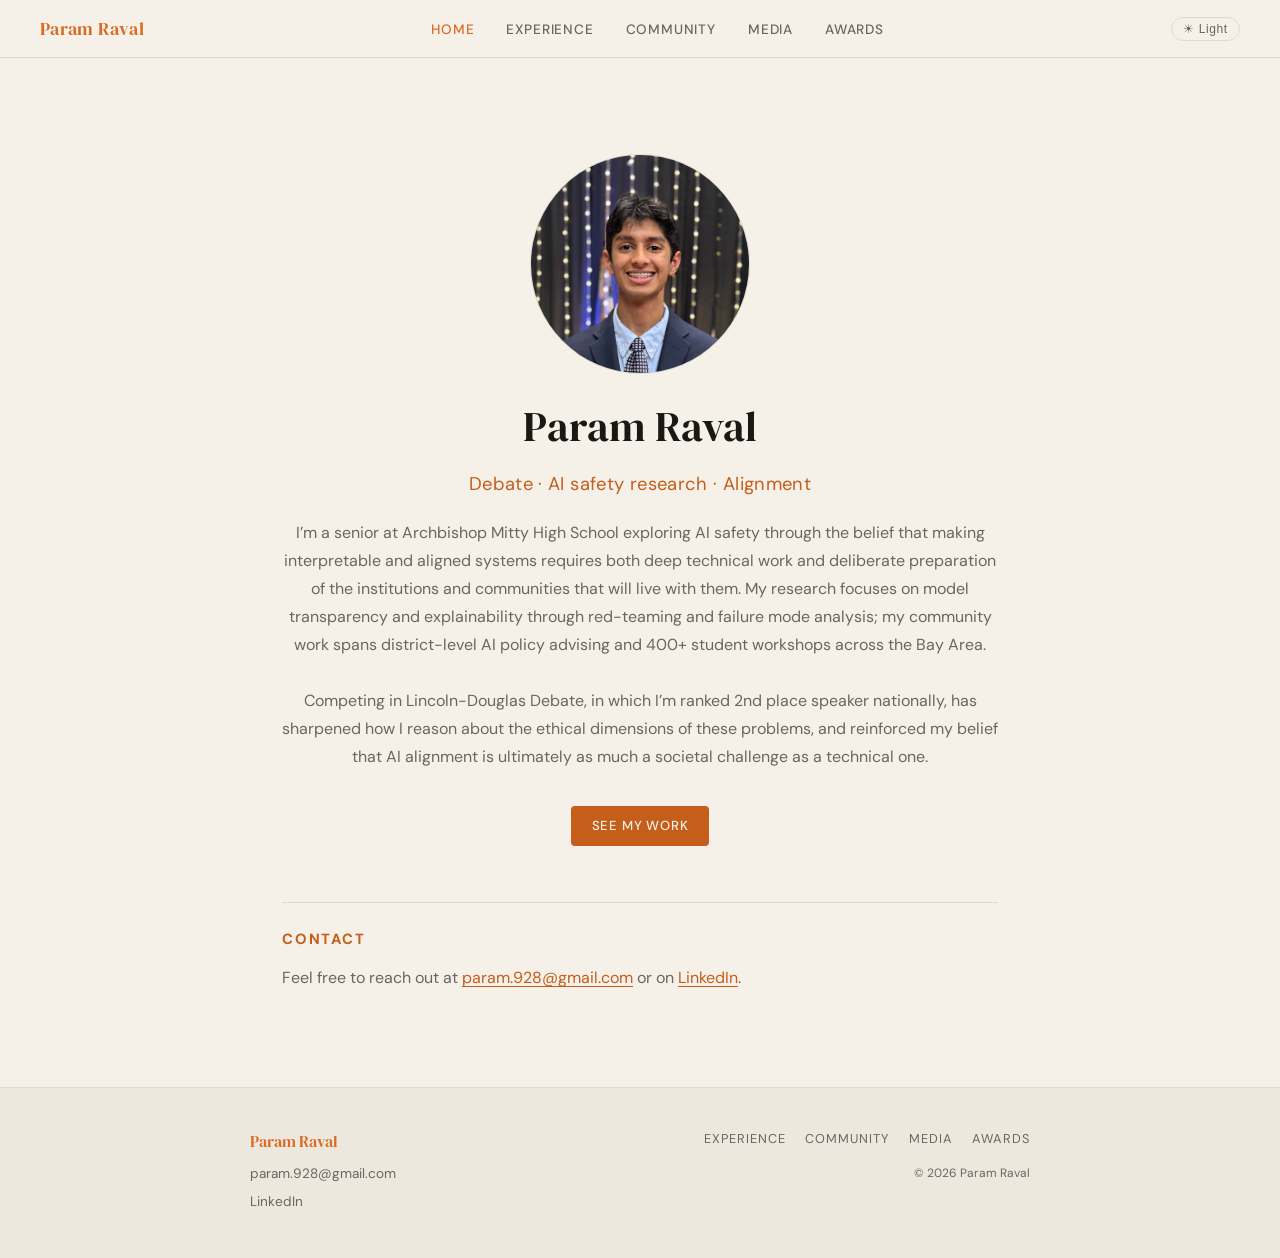
<file: index.html>
<!DOCTYPE html>
<html lang="en">
<head>
  <meta charset="UTF-8" />
  <meta name="viewport" content="width=device-width, initial-scale=1.0" />
  <title>Param Raval</title>
  <link rel="stylesheet" href="style.css" />
  <script>if(localStorage.getItem("theme")==="dark")document.documentElement.setAttribute("data-theme","dark");</script>
  <style>
    .hero-inner { padding: 2rem 0 2rem; text-align: center; }
    .hero-portrait {
      width: 220px; height: 220px;
      object-fit: cover; object-position: center top;
      border-radius: 50%;
      border: 1px solid var(--border);
      display: block; margin: 0 auto 1.1rem;
    }
    .hero-name {
      font-family: 'DM Serif Display', serif;
      font-size: clamp(1.8rem, 4vw, 2.6rem);
      color: var(--text); margin-bottom: 0.4rem;
    }
    .hero-tagline {
      font-size: 1.15rem; color: var(--accent);
      letter-spacing: 0.02em; margin-bottom: 1.2rem;
      text-shadow: 0 0 18px var(--accent-glow);
    }
    .hero-body-text {
      font-size: 1rem; line-height: 1.75;
      color: var(--muted); max-width: 100%; margin: 0 auto 1.5rem;
    }
    @media (max-width: 640px) {
      .hero-inner { padding: 1.2rem 0 1.5rem; }
      .hero-portrait { width: 150px; height: 150px; }
    }
  </style>
</head>
<body>

<nav>
  <a class="nav-logo" href="index.html">Param Raval</a>
  <ul class="nav-links">
    <li><a href="index.html" class="active">Home</a></li>
    <li><a href="experience.html">Experience</a></li>
    <li><a href="community.html">Community</a></li>
    <li><a href="features.html">Media</a></li>
    <li><a href="awards.html">Awards</a></li>
  </ul>
  <button class="theme-toggle" onclick="toggleTheme()" aria-label="Toggle theme">
    <span class="toggle-sun">☀ Light</span>
    <span class="toggle-moon">◑ Dark</span>
  </button>
</nav>

<main>

  <section class="hero-inner">
    <img src="param-portrait.png" alt="Param Raval" class="hero-portrait" />
    <div class="hero-name">Param Raval</div>
    <div class="hero-tagline">Debate &middot; AI safety research &middot; Alignment</div>
    <p class="hero-body-text">I’m a senior at Archbishop Mitty High School exploring AI safety through the belief that making interpretable and aligned systems requires both deep technical work and deliberate preparation of the institutions and communities that will live with them. My research focuses on model transparency and explainability through red-teaming and failure mode analysis; my community work spans district-level AI policy advising and 400+ student workshops across the Bay Area. <br></br>Competing in Lincoln-Douglas Debate, in which I’m ranked 2nd place speaker nationally,  has sharpened how I reason about the ethical dimensions of these problems, and reinforced my belief that AI alignment is ultimately as much a societal challenge as a technical one.</p>
    <div class="hero-links" style="justify-content:center;">
      <a class="btn btn-primary" href="experience.html">See my work</a>
    </div>
  </section>
 
  <hr class="divider" />
  <div class="section-label">Contact</div>
  <p>Feel free to reach out at <a href="mailto:param.928@gmail.com">param.928@gmail.com</a> or on <a href="https://www.linkedin.com/in/ravalparam/" target="_blank">LinkedIn</a>.</p>

</main>

<footer>
  <div class="footer-inner">
    <div>
      <div class="footer-name">Param Raval</div>
      <div class="footer-contact">
        <a href="mailto:param.928@gmail.com">param.928@gmail.com</a>
        <a href="https://www.linkedin.com/in/ravalparam/" target="_blank">LinkedIn</a>
      </div>
    </div>
    <div class="footer-right">
      <div class="social-links">
        <a href="experience.html">Experience</a>
        <a href="community.html">Community</a>
        <a href="features.html">Media</a>
        <a href="awards.html">Awards</a>
      </div>
      <div class="footer-copy">© 2026 Param Raval</div>
    </div>
  </div>
</footer>

<script>
  (function(){
    if(localStorage.getItem("theme")==="dark") document.documentElement.setAttribute("data-theme","dark");
  })();
  function toggleTheme(){
    var d=document.documentElement;
    var isDark=d.getAttribute("data-theme")==="dark";
    d.setAttribute("data-theme", isDark ? "light" : "dark");
    localStorage.setItem("theme", isDark ? "light" : "dark");
  }
</script>
</body>
</html>
</file>
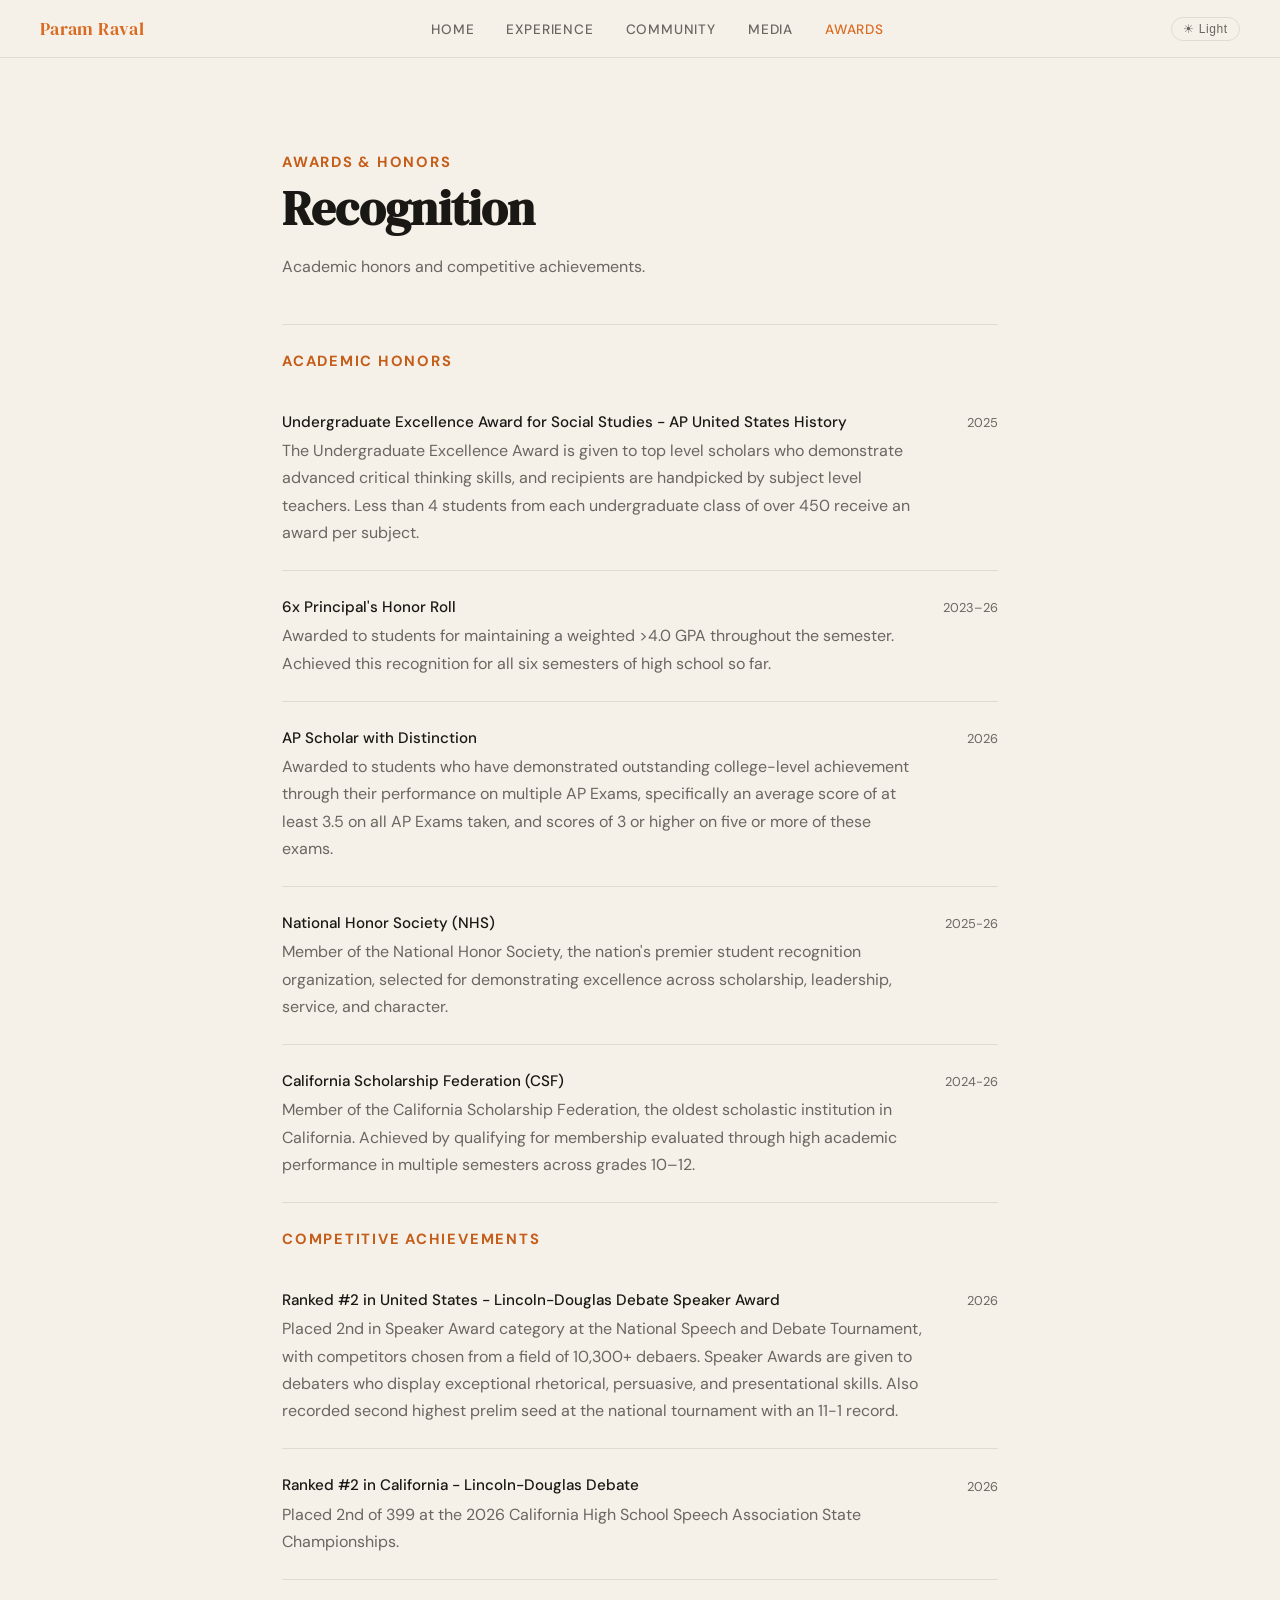
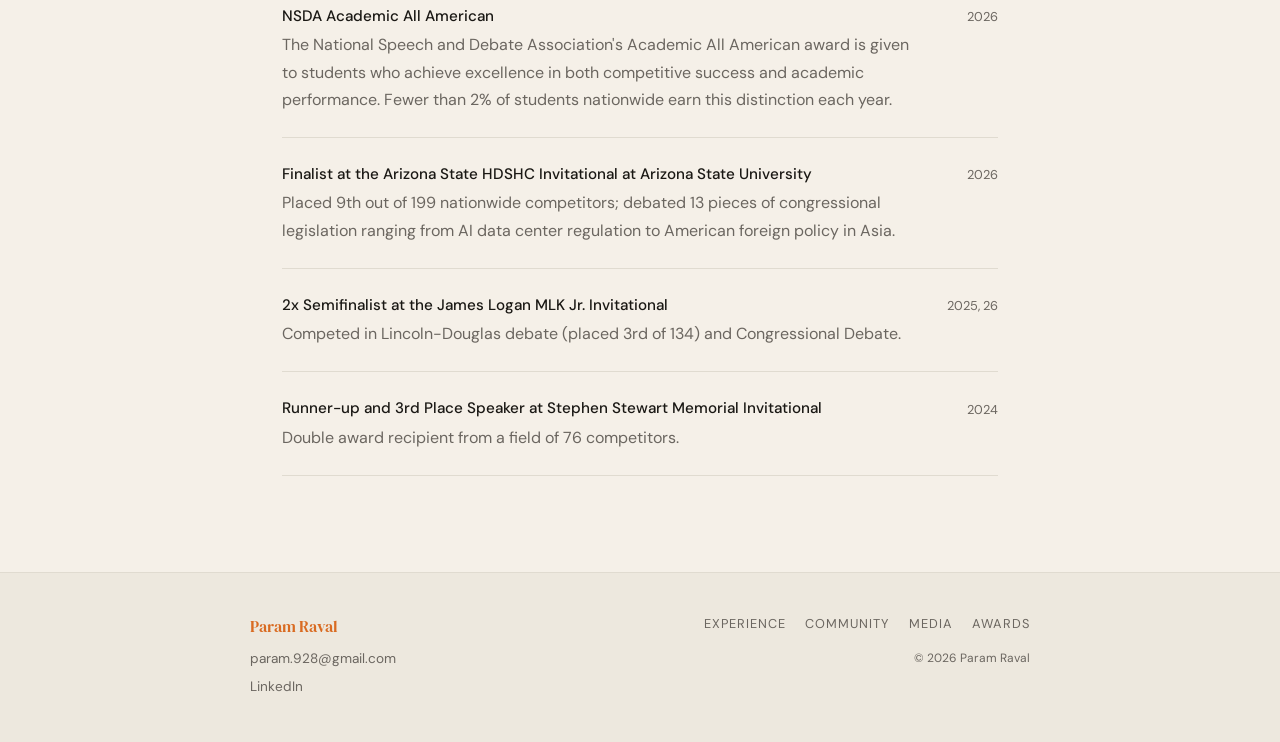
<file: awards.html>
<!DOCTYPE html>
<html lang="en">
<head>
  <meta charset="UTF-8" />
  <meta name="viewport" content="width=device-width, initial-scale=1.0" />
  <title>Awards — Param Raval</title>
  <link rel="stylesheet" href="style.css" />
  <script>if(localStorage.getItem("theme")==="dark")document.documentElement.setAttribute("data-theme","dark");</script>
</head>
<body>

<nav>
  <a class="nav-logo" href="index.html">Param Raval</a>
  <ul class="nav-links">
    <li><a href="index.html">Home</a></li>
    <li><a href="experience.html">Experience</a></li>
    <li><a href="community.html">Community</a></li>
    <li><a href="features.html">Media</a></li>
    <li><a href="awards.html" class="active">Awards</a></li>
  </ul>
  <button class="theme-toggle" onclick="toggleTheme()" aria-label="Toggle theme">
    <span class="toggle-sun">☀ Light</span>
    <span class="toggle-moon">◑ Dark</span>
  </button>
</nav>

<main>

  <div class="page-header">
    <div class="section-label">Awards & Honors</div>
    <h1>Recognition</h1>
    <p>Academic honors and competitive achievements.</p>
  </div>

  <hr class="divider" />
  <div class="section-label">Academic Honors</div>

  <div class="award-entry">
    <div class="entry-body">
      <h3>Undergraduate Excellence Award for Social Studies - AP United States History</h3>
      <p>The Undergraduate Excellence Award is given to top level scholars who demonstrate advanced critical thinking skills, and recipients are handpicked by subject level teachers. Less than 4 students from each undergraduate class of over 450 receive an award per subject.</p>
    </div>
    <div class="award-year">2025</div>
  </div>

  <div class="award-entry">
    <div class="entry-body">
      <h3>6x Principal's Honor Roll</h3>
      <p>Awarded to students for maintaining a weighted >4.0 GPA throughout the semester. Achieved this recognition for all six semesters of high school so far.</p>
    </div>
    <div class="award-year">2023–26</div>
  </div>

  <div class="award-entry">
    <div class="entry-body">
      <h3>AP Scholar with Distinction</h3>
      <p>Awarded to students who have demonstrated outstanding college-level achievement through their performance on multiple AP Exams, specifically an average score of at least 3.5 on all AP Exams taken, and scores of 3 or higher on five or more of these exams.</p>
    </div>
    <div class="award-year">2026</div>
  </div>

  <div class="award-entry">
    <div class="entry-body">
      <h3>National Honor Society (NHS)</h3>
      <p>Member of the National Honor Society, the nation's premier student recognition organization, selected for demonstrating excellence across scholarship, leadership, service, and character.</p>
    </div>
    <div class="award-year">2025-26</div>
  </div>

  <div class="award-entry">
    <div class="entry-body">
      <h3>California Scholarship Federation (CSF)</h3>
      <p>Member of the California Scholarship Federation, the oldest scholastic institution in California. Achieved by qualifying for membership evaluated through high academic performance in multiple semesters across grades 10–12.</p>
    </div>
    <div class="award-year">2024-26</div>
  </div>

  <div class="section-label">Competitive Achievements</div>

  <div class="award-entry">
    <div class="entry-body">
      <h3>Ranked #2 in United States - Lincoln-Douglas Debate Speaker Award</h3>
      <p>Placed 2nd in Speaker Award category at the National Speech and Debate Tournament, with competitors chosen from a field of 10,300+ debaers. Speaker Awards are given to debaters who display exceptional rhetorical, persuasive, and presentational skills. Also recorded second highest prelim seed at the national tournament with an 11-1 record.</p>
    </div>
    <div class="award-year">2026</div>
  </div>

  <div class="award-entry">
    <div class="entry-body">
      <h3>Ranked #2 in California - Lincoln-Douglas Debate</h3>
      <p>Placed 2nd of 399 at the 2026 California High School Speech Association State Championships.</p>
    </div>
    <div class="award-year">2026</div>
  </div>

  <div class="award-entry">
    <div class="entry-body">
      <h3>NSDA Academic All American</h3>
      <p>The National Speech and Debate Association's Academic All American award is given to students who achieve excellence in both competitive success and academic performance. Fewer than 2% of students nationwide earn this distinction each year.</p>
    </div>
    <div class="award-year">2026</div>
  </div>

  <div class="award-entry">
    <div class="entry-body">
      <h3>Finalist at the Arizona State HDSHC Invitational at Arizona State University</h3>
      <p>Placed 9th out of 199 nationwide competitors; debated 13 pieces of congressional legislation ranging from AI data center regulation to American foreign policy in Asia.</p>
    </div>
    <div class="award-year">2026</div>
  </div>

  <div class="award-entry">
    <div class="entry-body">
      <h3>2x Semifinalist at the James Logan MLK Jr. Invitational</h3>
      <p>Competed in Lincoln-Douglas debate (placed 3rd of 134) and Congressional Debate.</p>
    </div>
    <div class="award-year">2025, 26</div>
  </div>

  <div class="award-entry">
    <div class="entry-body">
      <h3>Runner-up and 3rd Place Speaker at Stephen Stewart Memorial Invitational</h3>
      <p>Double award recipient from a field of 76 competitors.</p>
    </div>
    <div class="award-year">2024</div>
  </div>

</main>

<footer>
  <div class="footer-inner">
    <div>
      <div class="footer-name">Param Raval</div>
      <div class="footer-contact">
        <a href="mailto:param.928@gmail.com">param.928@gmail.com</a>
        <a href="https://www.linkedin.com/in/ravalparam/" target="_blank">LinkedIn</a>
      </div>
    </div>
    <div class="footer-right">
      <div class="social-links">
        <a href="experience.html">Experience</a>
        <a href="community.html">Community</a>
        <a href="features.html">Media</a>
        <a href="awards.html">Awards</a>
      </div>
      <div class="footer-copy">© 2026 Param Raval</div>
    </div>
  </div>
</footer>

<script>
  (function(){
    if(localStorage.getItem("theme")==="dark") document.documentElement.setAttribute("data-theme","dark");
  })();
  function toggleTheme(){
    var d=document.documentElement;
    var isDark=d.getAttribute("data-theme")==="dark";
    d.setAttribute("data-theme", isDark ? "light" : "dark");
    localStorage.setItem("theme", isDark ? "light" : "dark");
  }
</script>
<script src="gallery.js"></script>
</body>
</html>
</file>
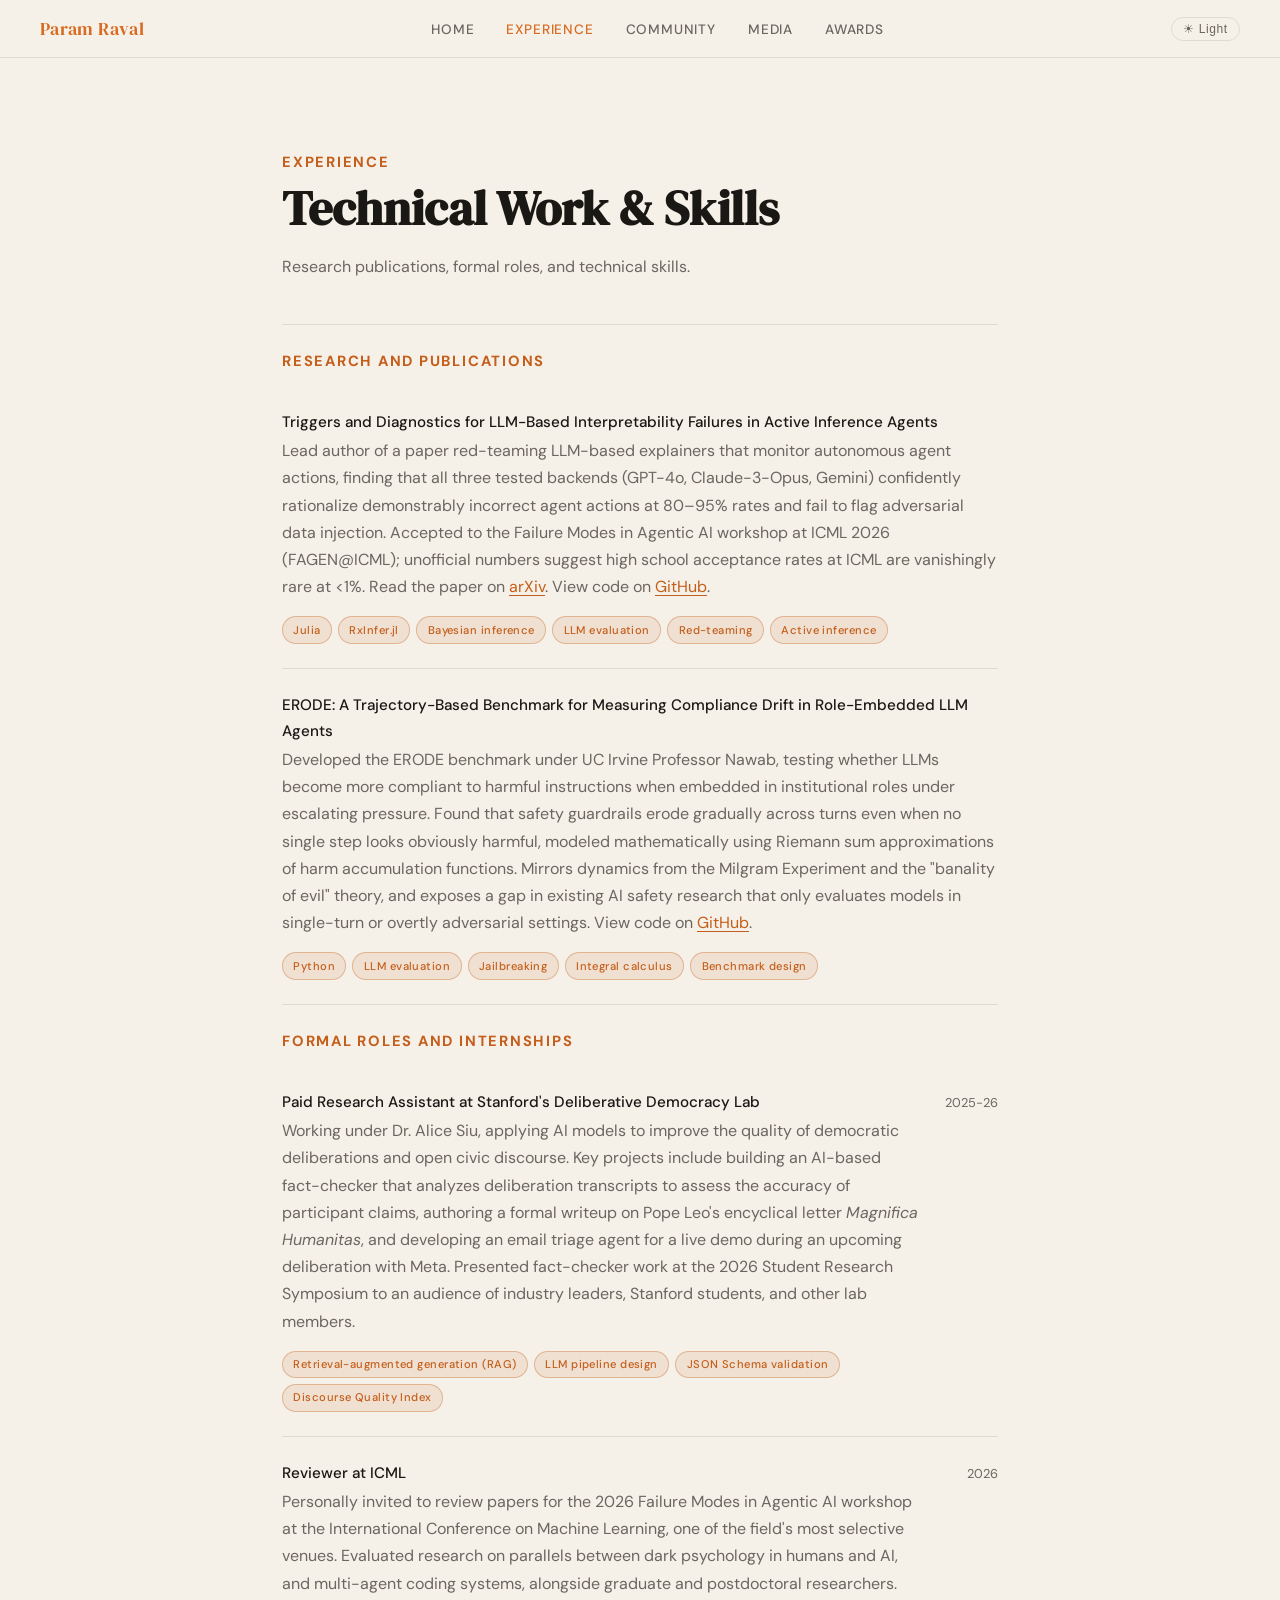
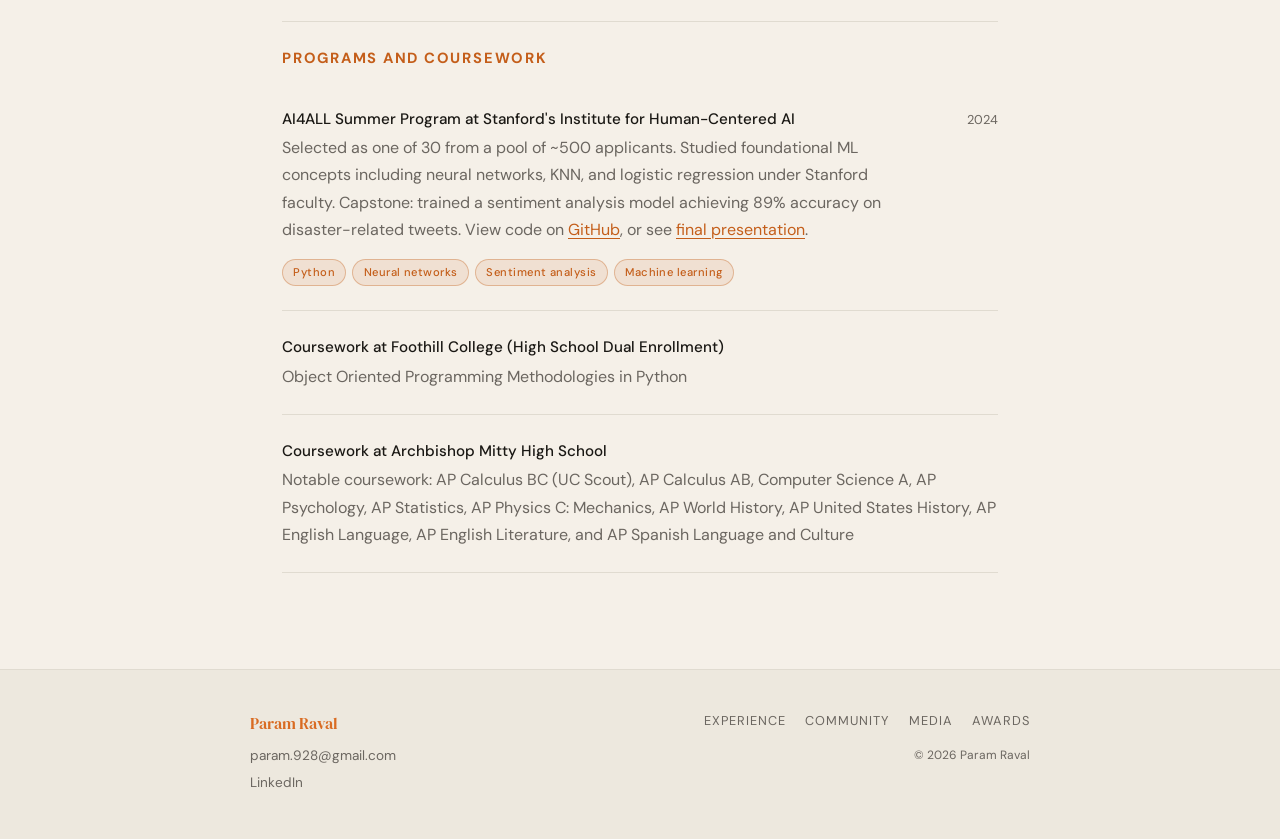
<file: experience.html>
<!DOCTYPE html>
<html lang="en">
<head>
  <meta charset="UTF-8" />
  <meta name="viewport" content="width=device-width, initial-scale=1.0" />
  <title>Experience — Param Raval</title>
  <link rel="stylesheet" href="style.css" />
  <script>if(localStorage.getItem("theme")==="dark")document.documentElement.setAttribute("data-theme","dark");</script>
</head>
<body>

<nav>
  <a class="nav-logo" href="index.html">Param Raval</a>
  <ul class="nav-links">
    <li><a href="index.html">Home</a></li>
    <li><a href="experience.html" class="active">Experience</a></li>
    <li><a href="community.html">Community</a></li>
    <li><a href="features.html">Media</a></li>
    <li><a href="awards.html">Awards</a></li>
  </ul>
  <button class="theme-toggle" onclick="toggleTheme()" aria-label="Toggle theme">
    <span class="toggle-sun">☀ Light</span>
    <span class="toggle-moon">◑ Dark</span>
  </button>
</nav>

<main>

  <div class="page-header">
    <div class="section-label">Experience</div>
    <h1>Technical Work & Skills</h1>
    <p>Research publications, formal roles, and technical skills.</p>
  </div>

  <hr class="divider" />
  <div class="section-label">Research and Publications</div>

  <div class="award-entry">
    <div class="entry-body">
      <h3>Triggers and Diagnostics for LLM-Based Interpretability Failures in Active Inference Agents</h3>
      <p>Lead author of a paper red-teaming LLM-based explainers that monitor autonomous agent actions, finding that all three tested backends (GPT-4o, Claude-3-Opus, Gemini) confidently rationalize demonstrably incorrect agent actions at 80–95% rates and fail to flag adversarial data injection. Accepted to the Failure Modes in Agentic AI workshop at ICML 2026 (FAGEN@ICML); unofficial numbers suggest high school acceptance rates at ICML are vanishingly rare at &lt;1%. Read the paper on <a href="https://arxiv.org/pdf/2609.23215" target="_blank">arXiv</a>. View code on <a href="https://github.com/varchanaiyer/actinf-energy-metrics" target="_blank">GitHub</a>.</p>
      <div class="skill-tags">
        <span class="skill-tag">Julia</span>
        <span class="skill-tag">RxInfer.jl</span>
        <span class="skill-tag">Bayesian inference</span>
        <span class="skill-tag">LLM evaluation</span>
        <span class="skill-tag">Red-teaming</span>
        <span class="skill-tag">Active inference</span>
      </div>
    </div>
  </div>

  <div class="award-entry">
    <div class="entry-body">
      <h3>ERODE: A Trajectory-Based Benchmark for Measuring Compliance Drift in Role-Embedded LLM Agents</h3>
      <p>Developed the ERODE benchmark under UC Irvine Professor Nawab, testing whether LLMs become more compliant to harmful instructions when embedded in institutional roles under escalating pressure. Found that safety guardrails erode gradually across turns even when no single step looks obviously harmful, modeled mathematically using Riemann sum approximations of harm accumulation functions. Mirrors dynamics from the Milgram Experiment and the "banality of evil" theory, and exposes a gap in existing AI safety research that only evaluates models in single-turn or overtly adversarial settings. View code on <a href="https://github.com/pear928/ERODE" target="_blank">GitHub</a>.</p>
      <div class="skill-tags">
        <span class="skill-tag">Python</span>
        <span class="skill-tag">LLM evaluation</span>
        <span class="skill-tag">Jailbreaking</span>
        <span class="skill-tag">Integral calculus</span>
        <span class="skill-tag">Benchmark design</span>
      </div>
    </div>
  </div>

  <hr class="divider" />
  <div class="section-label">Formal Roles and Internships</div>

  <div class="award-entry">
    <div class="entry-body">
      <h3>Paid Research Assistant at Stanford's Deliberative Democracy Lab</h3>
      <p>Working under Dr. Alice Siu, applying AI models to improve the quality of democratic deliberations and open civic discourse. Key projects include building an AI-based fact-checker that analyzes deliberation transcripts to assess the accuracy of participant claims, authoring a formal writeup on Pope Leo's encyclical letter <i>Magnifica Humanitas</i>, and developing an email triage agent for a live demo during an upcoming deliberation with Meta. Presented fact-checker work at the 2026 Student Research Symposium to an audience of industry leaders, Stanford students, and other lab members.</p>
      <div class="skill-tags">
        <span class="skill-tag">Retrieval-augmented generation (RAG)</span>
        <span class="skill-tag">LLM pipeline design</span>
        <span class="skill-tag">JSON Schema validation</span>
        <span class="skill-tag">Discourse Quality Index</span>
      </div>
    </div>
    <div class="award-year">2025-26</div>
  </div>

  <div class="award-entry">
    <div class="entry-body">
      <h3>Reviewer at ICML</h3>
      <p>Personally invited to review papers for the 2026 Failure Modes in Agentic AI workshop at the International Conference on Machine Learning, one of the field's most selective venues. Evaluated research on parallels between dark psychology in humans and AI, and multi-agent coding systems, alongside graduate and postdoctoral researchers.</p>
    </div>
    <div class="award-year">2026</div>
  </div>

  <hr class="divider" />
  <div class="section-label">Programs and Coursework</div>

  <div class="award-entry">
    <div class="entry-body">
      <h3>AI4ALL Summer Program at Stanford's Institute for Human-Centered AI</h3>
      <p>Selected as one of 30 from a pool of ~500 applicants. Studied foundational ML concepts including neural networks, KNN, and logistic regression under Stanford faculty. Capstone: trained a sentiment analysis model achieving 89% accuracy on disaster-related tweets. View code on <a href="https://github.com/Abdullah-Al-Jaberi/AI4ALL-Presentation/tree/main" target="_blank">GitHub</a>, or see <a href="https://docs.google.com/presentation/d/12cH3uk4df6RyqwJOri4g8NqvuPAtJ61I2uJptdwDRQk/edit?usp=sharing" target="_blank">final presentation</a>.</p>
      <div class="skill-tags">
        <span class="skill-tag">Python</span>
        <span class="skill-tag">Neural networks</span>
        <span class="skill-tag">Sentiment analysis</span>
        <span class="skill-tag">Machine learning</span>
      </div>
    </div>
    <div class="award-year">2024</div>
  </div>

  <div class="award-entry">
    <div class="entry-body">
      <h3>Coursework at Foothill College (High School Dual Enrollment)</h3>
      <p>Object Oriented Programming Methodologies in Python</p>
    </div>
  </div>

  <div class="award-entry">
    <div class="entry-body">
      <h3>Coursework at Archbishop Mitty High School</h3>
      <p>Notable coursework: AP Calculus BC (UC Scout), AP Calculus AB, Computer Science A, AP Psychology, AP Statistics, AP Physics C: Mechanics, AP World History, AP United States History, AP English Language, AP English Literature, and AP Spanish Language and Culture</p>
    </div>
  </div>

</main>

<footer>
  <div class="footer-inner">
    <div>
      <div class="footer-name">Param Raval</div>
      <div class="footer-contact">
        <a href="mailto:param.928@gmail.com">param.928@gmail.com</a>
        <a href="https://www.linkedin.com/in/ravalparam" target="_blank">LinkedIn</a>
      </div>
    </div>
    <div class="footer-right">
      <div class="social-links">
        <a href="experience.html">Experience</a>
        <a href="community.html">Community</a>
        <a href="features.html">Media</a>
        <a href="awards.html">Awards</a>
      </div>
      <div class="footer-copy">© 2026 Param Raval</div>
    </div>
  </div>
</footer>

<script>
  (function(){
    if(localStorage.getItem("theme")==="dark") document.documentElement.setAttribute("data-theme","dark");
  })();
  function toggleTheme(){
    var d=document.documentElement;
    var isDark=d.getAttribute("data-theme")==="dark";
    d.setAttribute("data-theme", isDark ? "light" : "dark");
    localStorage.setItem("theme", isDark ? "light" : "dark");
  }
</script>
</body>
</html>
</file>
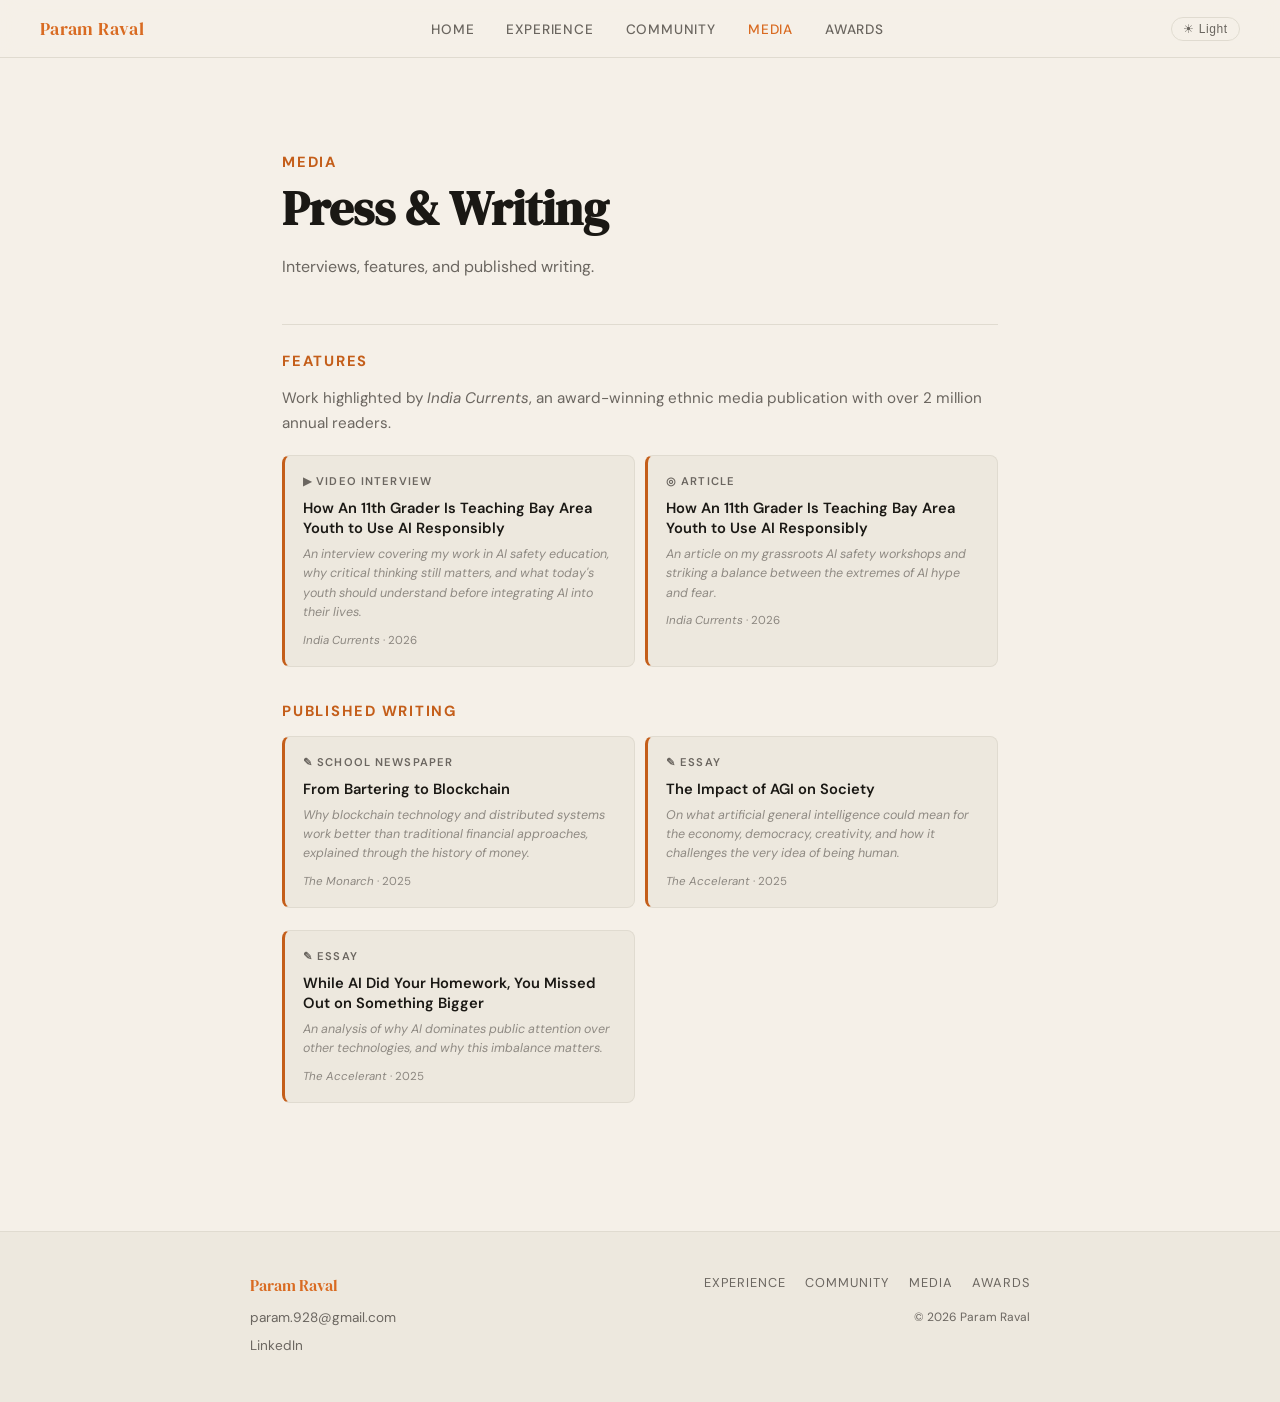
<file: features.html>
<!DOCTYPE html>
<html lang="en">
<head>
  <meta charset="UTF-8" />
  <meta name="viewport" content="width=device-width, initial-scale=1.0" />
  <title>Media — Param Raval</title>
  <link rel="stylesheet" href="style.css" />
  <script>if(localStorage.getItem("theme")==="dark")document.documentElement.setAttribute("data-theme","dark");</script>
</head>
<body>

<nav>
  <a class="nav-logo" href="index.html">Param Raval</a>
  <ul class="nav-links">
    <li><a href="index.html">Home</a></li>
    <li><a href="experience.html">Experience</a></li>
    <li><a href="community.html">Community</a></li>
    <li><a href="features.html" class="active">Media</a></li>
    <li><a href="awards.html">Awards</a></li>
  </ul>
  <button class="theme-toggle" onclick="toggleTheme()" aria-label="Toggle theme">
    <span class="toggle-sun">☀ Light</span>
    <span class="toggle-moon">◑ Dark</span>
  </button>
</nav>

<main>

  <div class="page-header">
    <div class="section-label">Media</div>
    <h1>Press & Writing</h1>
    <p>Interviews, features, and published writing.</p>
  </div>

  <hr class="divider" />
  <div class="section-label">Features</div>
  <p style="margin: 0.6rem 0 1.2rem; color: var(--muted); font-size: 0.95rem; line-height: 1.65;">Work highlighted by <I>India Currents</I>, an award-winning ethnic media publication with over 2 million annual readers.</p>

  <div class="media-grid">

    <a class="media-card-link type-video" href="https://www.youtube.com/watch?v=wk47VAgo2yc" target="_blank">
      <div class="media-card-type">▶ Video interview</div>
      <div class="media-card-title"><em>How An 11th Grader Is Teaching Bay Area Youth to Use AI Responsibly</em></div>
      <div class="media-card-desc">An interview covering my work in AI safety education, why critical thinking still matters, and what today's youth should understand before integrating AI into their lives.</div>
      <div class="media-card-outlet"><i>India Currents</i> · 2026</div>
    </a>

    <a class="media-card-link type-press" href="https://indiacurrents.com/how-param-raval-is-teaching-bay-area-youth-to-use-ai-responsibly/" target="_blank">
      <div class="media-card-type">◎ Article</div>
      <div class="media-card-title"><em>How An 11th Grader Is Teaching Bay Area Youth to Use AI Responsibly</em></div>
      <div class="media-card-desc">An article on my grassroots AI safety workshops and striking a balance between the extremes of AI hype and fear.</div>
      <div class="media-card-outlet"><i>India Currents</i> · 2026</div>
    </a>

  </div>

  <div class="section-label">Published Writing</div>

  <div class="media-grid">

    <a class="media-card-link type-writing" href="https://amhsnews.org/13746/science-technology/from-bartering-to-blockchain/" target="_blank">
      <div class="media-card-type">✎ School newspaper</div>
      <div class="media-card-title"><em>From Bartering to Blockchain</em></div>
      <div class="media-card-desc">Why blockchain technology and distributed systems work better than traditional financial approaches, explained through the history of money.</div>
      <div class="media-card-outlet"><i>The Monarch</i> · 2025</div>
    </a>

    <a class="media-card-link type-writing" href="https://paramraval.substack.com/p/the-impact-of-agi-on-society" target="_blank">
      <div class="media-card-type">✎ Essay</div>
      <div class="media-card-title"><em>The Impact of AGI on Society</em></div>
      <div class="media-card-desc">On what artificial general intelligence could mean for the economy, democracy, creativity, and how it challenges the very idea of being human.</div>
      <div class="media-card-outlet"><i>The Accelerant</i> · 2025</div>
    </a>

    <a class="media-card-link type-writing" href="https://paramraval.substack.com/p/while-ai-did-your-homework-you-missed" target="_blank">
      <div class="media-card-type">✎ Essay</div>
      <div class="media-card-title"><em>While AI Did Your Homework, You Missed Out on Something Bigger</em></div>
      <div class="media-card-desc">An analysis of why AI dominates public attention over other technologies, and why this imbalance matters.</div>
      <div class="media-card-outlet"><i>The Accelerant</i> · 2025</div>
    </a>

  </div>

</main>

<footer>
  <div class="footer-inner">
    <div>
      <div class="footer-name">Param Raval</div>
      <div class="footer-contact">
        <a href="mailto:param.928@gmail.com">param.928@gmail.com</a>
        <a href="https://www.linkedin.com/in/ravalparam/" target="_blank">LinkedIn</a>
      </div>
    </div>
    <div class="footer-right">
      <div class="social-links">
        <a href="experience.html">Experience</a>
        <a href="community.html">Community</a>
        <a href="features.html">Media</a>
        <a href="awards.html">Awards</a>
      </div>
      <div class="footer-copy">© 2026 Param Raval</div>
    </div>
  </div>
</footer>

<script>
  (function(){
    if(localStorage.getItem("theme")==="dark") document.documentElement.setAttribute("data-theme","dark");
  })();
  function toggleTheme(){
    var d=document.documentElement;
    var isDark=d.getAttribute("data-theme")==="dark";
    d.setAttribute("data-theme", isDark ? "light" : "dark");
    localStorage.setItem("theme", isDark ? "light" : "dark");
  }
</script>
</body>
</html>
</file>
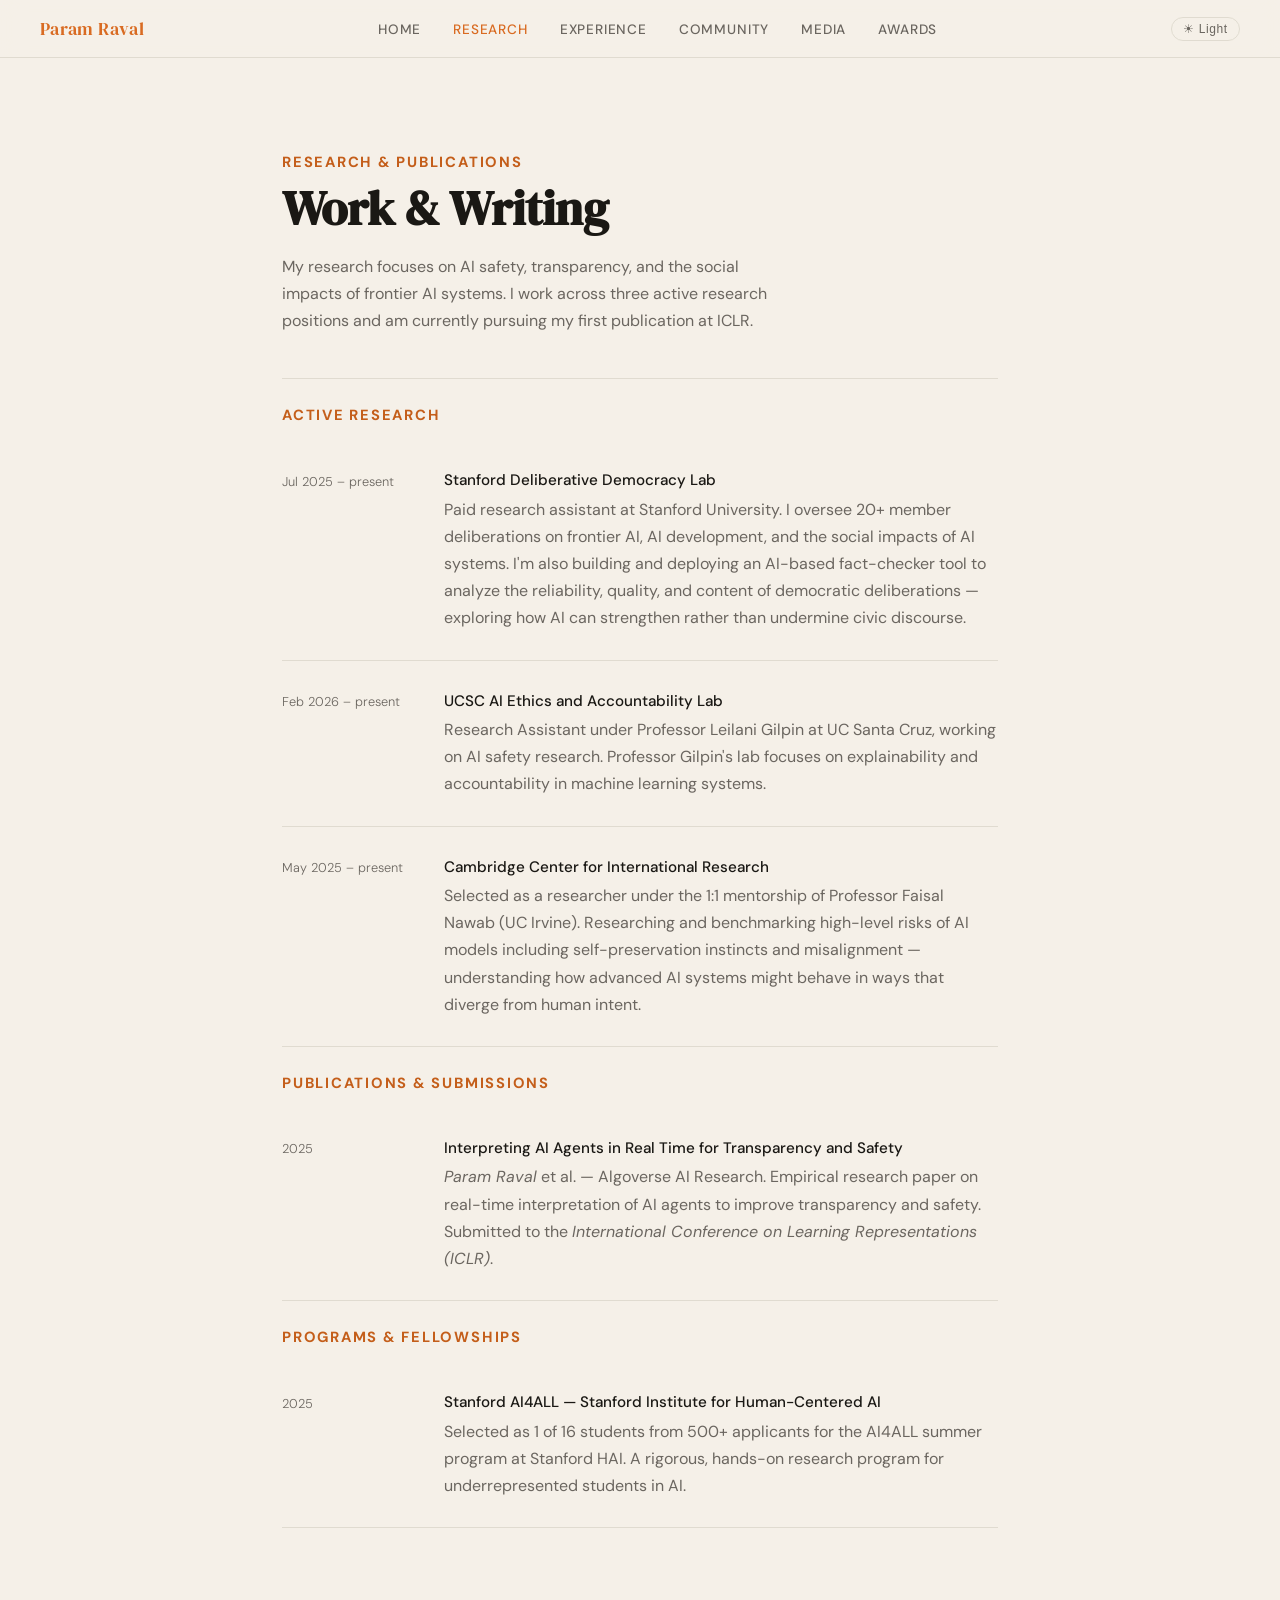
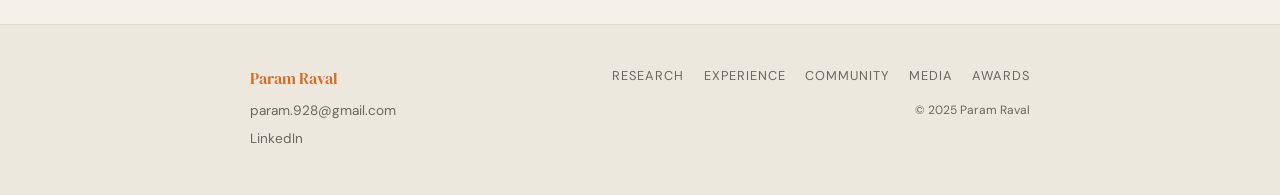
<file: research.html>
<!DOCTYPE html>
<html lang="en">
<head>
  <meta charset="UTF-8" />
  <meta name="viewport" content="width=device-width, initial-scale=1.0" />
  <title>Research — Param Raval</title>
  <link rel="stylesheet" href="style.css" />
  <script>if(localStorage.getItem("theme")==="dark")document.documentElement.setAttribute("data-theme","dark");</script>
</head>
<body>

<nav>
  <a class="nav-logo" href="index.html">Param Raval</a>
  <ul class="nav-links">
    <li><a href="index.html">Home</a></li>
    <li><a href="research.html" class="active">Research</a></li>
    <li><a href="experience.html">Experience</a></li>
    <li><a href="community.html">Community</a></li>
    <li><a href="features.html">Media</a></li>
    <li><a href="awards.html">Awards</a></li>
  </ul>
  <button class="theme-toggle" onclick="toggleTheme()" aria-label="Toggle theme">
    <span class="toggle-sun">☀ Light</span>
    <span class="toggle-moon">◑ Dark</span>
  </button>
</nav>

<main>

  <div class="page-header">
    <div class="section-label">Research & Publications</div>
    <h1>Work & Writing</h1>
    <p>My research focuses on AI safety, transparency, and the social impacts of frontier AI systems. I work across three active research positions and am currently pursuing my first publication at ICLR.</p>
  </div>

  <hr class="divider" />
  <div class="section-label">Active Research</div>

  <div class="entry">
    <div class="entry-date">Jul 2025 – present</div>
    <div class="entry-body">
      <h3>Stanford Deliberative Democracy Lab</h3>
      <p>Paid research assistant at Stanford University. I oversee 20+ member deliberations on frontier AI, AI development, and the social impacts of AI systems. I'm also building and deploying an AI-based fact-checker tool to analyze the reliability, quality, and content of democratic deliberations — exploring how AI can strengthen rather than undermine civic discourse.</p>
      </div>
  </div>

  <div class="entry">
    <div class="entry-date">Feb 2026 – present</div>
    <div class="entry-body">
      <h3>UCSC AI Ethics and Accountability Lab</h3>
      <p>Research Assistant under Professor Leilani Gilpin at UC Santa Cruz, working on AI safety research. Professor Gilpin's lab focuses on explainability and accountability in machine learning systems.</p>
      </div>
  </div>

  <div class="entry">
    <div class="entry-date">May 2025 – present</div>
    <div class="entry-body">
      <h3>Cambridge Center for International Research</h3>
      <p>Selected as a researcher under the 1:1 mentorship of Professor Faisal Nawab (UC Irvine). Researching and benchmarking high-level risks of AI models including self-preservation instincts and misalignment — understanding how advanced AI systems might behave in ways that diverge from human intent.</p>
      </div>
  </div>

  <hr class="divider" />
  <div class="section-label">Publications & Submissions</div>

  <div class="entry">
    <div class="entry-date">2025</div>
    <div class="entry-body">
      <h3>Interpreting AI Agents in Real Time for Transparency and Safety</h3>
      <p><em>Param Raval</em> et al. — Algoverse AI Research. Empirical research paper on real-time interpretation of AI agents to improve transparency and safety. Submitted to the <em>International Conference on Learning Representations (ICLR)</em>.</p>
      </div>
  </div>

  <hr class="divider" />
  <div class="section-label">Programs & Fellowships</div>

  <div class="entry">
    <div class="entry-date">2025</div>
    <div class="entry-body">
      <h3>Stanford AI4ALL — Stanford Institute for Human-Centered AI</h3>
      <p>Selected as 1 of 16 students from 500+ applicants for the AI4ALL summer program at Stanford HAI. A rigorous, hands-on research program for underrepresented students in AI.</p>
      </div>
  </div>

</main>

<footer>
  <div class="footer-inner">
    <div>
      <div class="footer-name">Param Raval</div>
      <div class="footer-contact">
        <a href="mailto:param.928@gmail.com">param.928@gmail.com</a>
        <a href="https://www.linkedin.com/in/ravalparam" target="_blank">LinkedIn</a>
      </div>
    </div>
    <div class="footer-right">
      <div class="social-links">
        <a href="research.html">Research</a>
        <a href="experience.html">Experience</a>
        <a href="community.html">Community</a>
        <a href="features.html">Media</a>
        <a href="awards.html">Awards</a>
      </div>
      <div class="footer-copy">© 2025 Param Raval</div>
    </div>
  </div>
</footer>

<script>
  (function(){
    if(localStorage.getItem("theme")==="dark") document.documentElement.setAttribute("data-theme","dark");
  })();
  function toggleTheme(){
    var d=document.documentElement;
    var isDark=d.getAttribute("data-theme")==="dark";
    d.setAttribute("data-theme", isDark ? "light" : "dark");
    localStorage.setItem("theme", isDark ? "light" : "dark");
  }
</script>
</body>
</html>
</file>
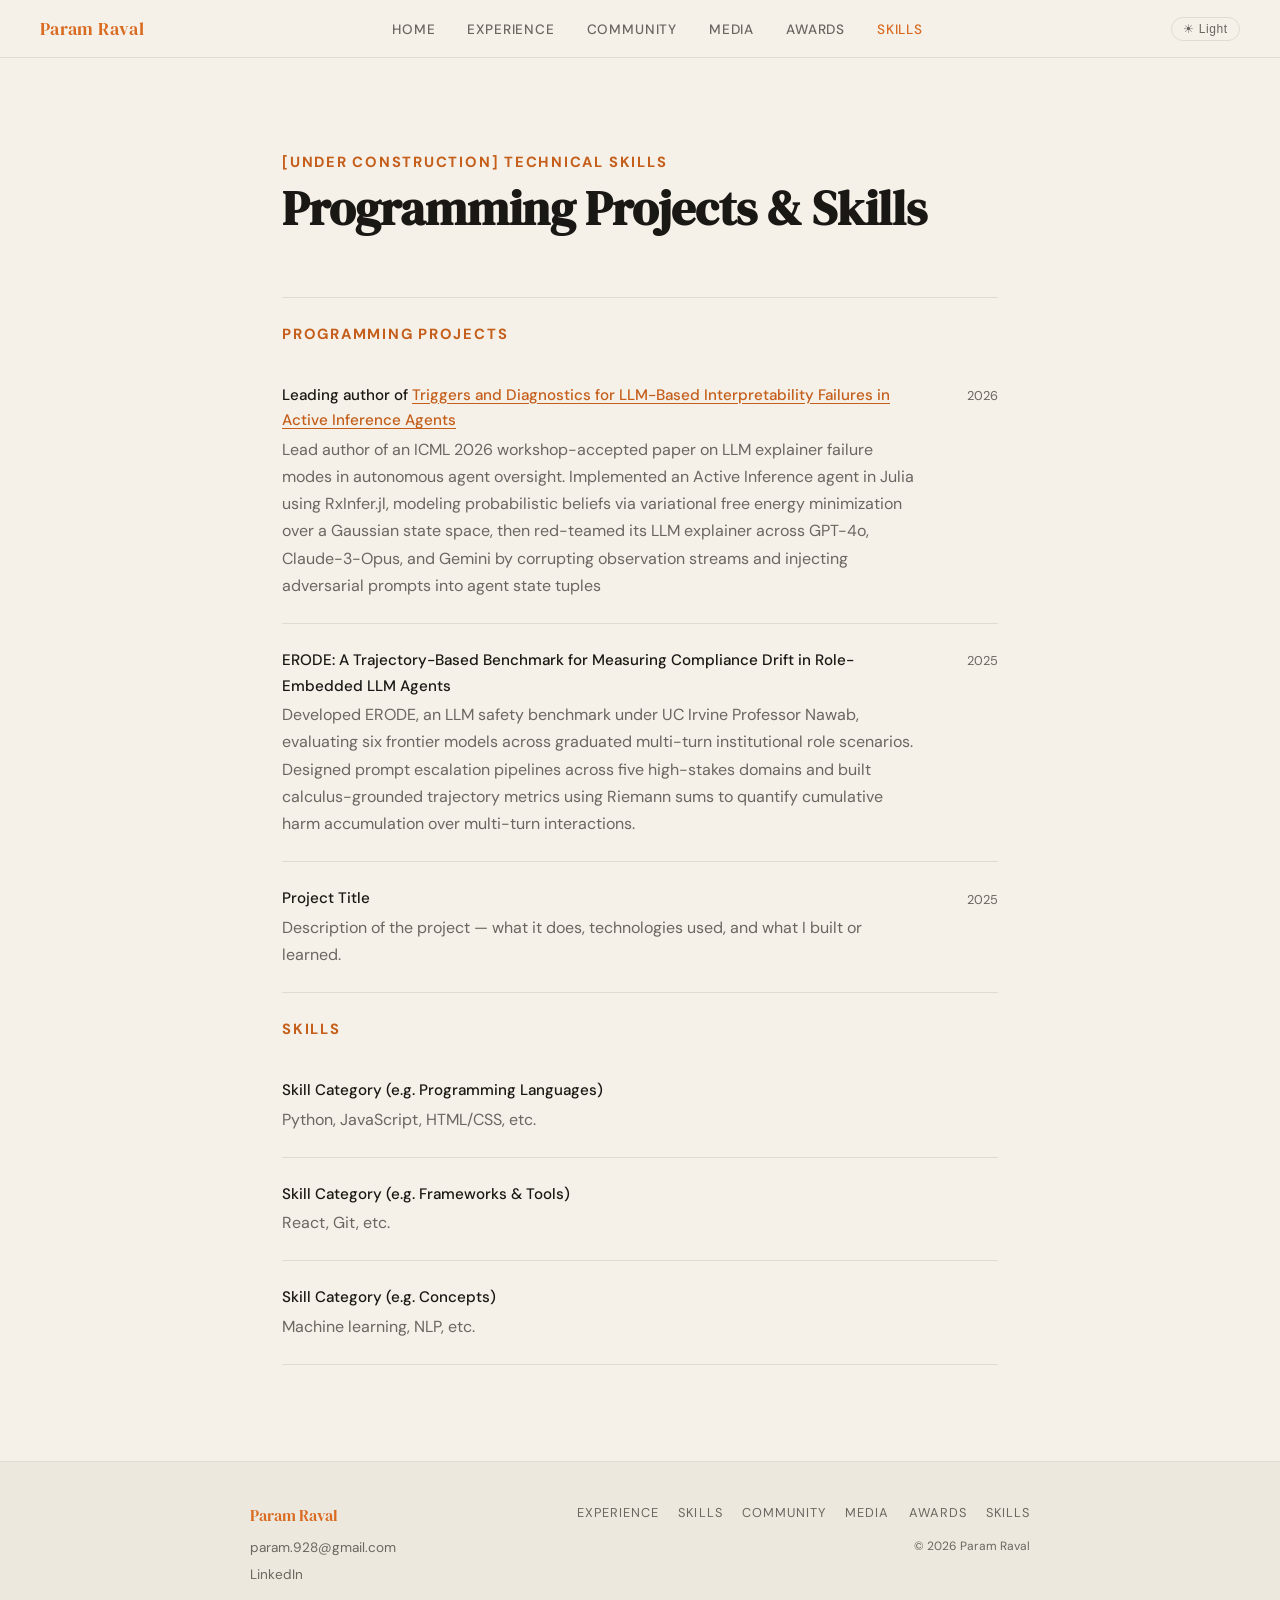
<file: skills.html>
<!DOCTYPE html>
<html lang="en">
<head>
  <meta charset="UTF-8" />
  <meta name="viewport" content="width=device-width, initial-scale=1.0" />
  <title>Skills — Param Raval</title>
  <link rel="stylesheet" href="style.css" />
  <script>if(localStorage.getItem("theme")==="dark")document.documentElement.setAttribute("data-theme","dark");</script>
</head>
<body>

<nav>
  <a class="nav-logo" href="index.html">Param Raval</a>
  <ul class="nav-links">
    <li><a href="index.html">Home</a></li>
    <li><a href="experience.html">Experience</a></li>
    <li><a href="community.html">Community</a></li>
    <li><a href="features.html">Media</a></li>
    <li><a href="awards.html">Awards</a></li>
    <li><a href="skills.html" class="active">Skills</a></li>
  </ul>
  <button class="theme-toggle" onclick="toggleTheme()" aria-label="Toggle theme">
    <span class="toggle-sun">☀ Light</span>
    <span class="toggle-moon">◑ Dark</span>
  </button>
</nav>

<main>

  <div class="page-header">
    <div class="section-label">[Under Construction] Technical Skills</div>
    <h1>Programming Projects & Skills</h1>
  </div>

  <hr class="divider" />
  <div class="section-label">Programming Projects</div>

  <div class="award-entry">
    <div class="entry-body">
      <h3>Leading author of <a href="https://arxiv.org/pdf/2609.23215" target="_blank">Triggers and Diagnostics for LLM-Based Interpretability Failures in Active Inference Agents</a></h3>
      <p>Lead author of an ICML 2026 workshop-accepted paper on LLM explainer failure modes in autonomous agent oversight. Implemented an Active Inference agent in Julia using RxInfer.jl, modeling probabilistic beliefs via variational free energy minimization over a Gaussian state space, then red-teamed its LLM explainer across GPT-4o, Claude-3-Opus, and Gemini by corrupting observation streams and injecting adversarial prompts into agent state tuples</p>
    </div>
    <div class="award-year">2026</div>
  </div>

  <div class="award-entry">
    <div class="entry-body">
      <h3>ERODE: A Trajectory-Based Benchmark for Measuring Compliance Drift in Role-Embedded LLM Agents</h3>
      <p>Developed ERODE, an LLM safety benchmark under UC Irvine Professor Nawab, evaluating six frontier models across graduated multi-turn institutional role scenarios. Designed prompt escalation pipelines across five high-stakes domains and built calculus-grounded trajectory metrics using Riemann sums to quantify cumulative harm accumulation over multi-turn interactions.</p>
    </div>
    <div class="award-year">2025</div>
  </div>

  <div class="award-entry">
    <div class="entry-body">
      <h3>Project Title</h3>
      <p>Description of the project — what it does, technologies used, and what I built or learned.</p>
    </div>
    <div class="award-year">2025</div>
  </div>

  <div class="section-label">Skills</div>

  <div class="award-entry">
    <div class="entry-body">
      <h3>Skill Category (e.g. Programming Languages)</h3>
      <p>Python, JavaScript, HTML/CSS, etc.</p>
    </div>
    <div class="award-year"></div>
  </div>

  <div class="award-entry">
    <div class="entry-body">
      <h3>Skill Category (e.g. Frameworks & Tools)</h3>
      <p>React, Git, etc.</p>
    </div>
    <div class="award-year"></div>
  </div>

  <div class="award-entry">
    <div class="entry-body">
      <h3>Skill Category (e.g. Concepts)</h3>
      <p>Machine learning, NLP, etc.</p>
    </div>
    <div class="award-year"></div>
  </div>

</main>

<footer>
  <div class="footer-inner">
    <div>
      <div class="footer-name">Param Raval</div>
      <div class="footer-contact">
        <a href="mailto:param.928@gmail.com">param.928@gmail.com</a>
        <a href="https://www.linkedin.com/in/param-raval-pr/" target="_blank">LinkedIn</a>
      </div>
    </div>
    <div class="footer-right">
      <div class="social-links">
        <a href="experience.html">Experience</a>
        <a href="skills.html">Skills</a>
        <a href="community.html">Community</a>
        <a href="features.html">Media</a>
        <a href="awards.html">Awards</a>
        <a href="skills.html">Skills</a>
      </div>
      <div class="footer-copy">© 2026 Param Raval</div>
    </div>
  </div>
</footer>

<script>
  (function(){
    if(localStorage.getItem("theme")==="dark") document.documentElement.setAttribute("data-theme","dark");
    else document.documentElement.setAttribute("data-theme","light");
  })();
  function toggleTheme(){
    var d=document.documentElement;
    var isDark=d.getAttribute("data-theme")==="dark";
    d.setAttribute("data-theme", isDark ? "light" : "dark");
    localStorage.setItem("theme", isDark ? "light" : "dark");
  }
</script>
<script src="gallery.js"></script>
</body>
</html>
</file>
<file: style.css>
@import url('https://fonts.googleapis.com/css2?family=DM+Serif+Display:ital@0;1&family=DM+Sans:ital,opsz,wght@0,9..40,300;0,9..40,400;0,9..40,500;1,9..40,300&display=swap');

/* ── LIGHT MODE (B: warm parchment + burnt orange) ── */
:root {
  --bg: #f5f0e8;
  --bg-surface: #ede8de;
  --border: #e0dbd0;
  --text: #1a1814;
  --muted: #6b6660;
  --accent: #c45e1a;
  --accent-bright: #d96b22;
  --accent-glow: rgba(196, 94, 26, 0.0);
  --link: #c45e1a;
  --nav-bg: rgba(245, 240, 232, 0.92);
  --toggle-icon: "☀️";
}

/* ── DARK MODE (H2: parchment dusk + coral-orange) ── */
[data-theme="dark"] {
  --bg: #1c1916;
  --bg-surface: #232019;
  --border: #2a2520;
  --text: #f2ede4;
  --muted: #7a736a;
  --accent: #b8784a;
  --accent-bright: #c98a5c;
  --accent-glow: rgba(184, 120, 74, 0.18);
  --link: #b8784a;
  --nav-bg: rgba(28, 25, 22, 0.92);
  --toggle-icon: "🌙";
}

*, *::before, *::after { box-sizing: border-box; margin: 0; padding: 0; }
html { scroll-behavior: smooth; }

body {
  background: var(--bg);
  color: var(--text);
  font-family: 'DM Sans', sans-serif;
  font-size: 16px;
  line-height: 1.7;
  min-height: 100vh;
  display: flex;
  flex-direction: column;
  transition: background 0.3s, color 0.3s;
}

/* ── NAV ── */
nav {
  position: sticky;
  top: 0;
  z-index: 100;
  background: var(--nav-bg);
  backdrop-filter: blur(12px);
  border-bottom: 1px solid var(--border);
  padding: 0 2.5rem;
  display: flex;
  align-items: center;
  justify-content: space-between;
  height: 58px;
  transition: background 0.3s, border-color 0.3s;
}

.nav-logo {
  font-family: 'DM Serif Display', serif;
  font-size: 1.15rem;
  letter-spacing: 0.02em;
  color: var(--accent-bright);
  text-decoration: none;
}

.nav-links {
  display: flex;
  align-items: center;
  gap: 2rem;
  list-style: none;
}

.nav-links a {
  color: var(--muted);
  text-decoration: none;
  font-size: 0.85rem;
  font-weight: 500;
  letter-spacing: 0.06em;
  text-transform: uppercase;
  transition: color 0.2s;
}

.nav-links a:hover,
.nav-links a.active { color: var(--accent-bright); }

/* ── THEME TOGGLE ── */
.theme-toggle {
  background: none;
  border: 1px solid var(--border);
  border-radius: 20px;
  padding: 0.25rem 0.7rem;
  cursor: pointer;
  font-size: 0.75rem;
  font-weight: 500;
  letter-spacing: 0.05em;
  color: var(--muted);
  display: flex;
  align-items: center;
  gap: 0.4rem;
  transition: border-color 0.2s, color 0.2s;
  white-space: nowrap;
}

.theme-toggle:hover { border-color: var(--accent); color: var(--accent); }

.toggle-sun { display: block; }
.toggle-moon { display: none; }
[data-theme="dark"] .toggle-sun { display: none; }
[data-theme="dark"] .toggle-moon { display: block; }

/* ── MAIN ── */
main {
  flex: 1;
  max-width: 780px;
  width: 100%;
  margin: 0 auto;
  padding: 4rem 2rem 6rem;
}

/* ── DIVIDER — single line only ── */
.divider {
  border: none;
  border-top: 1px solid var(--border);
  margin: 1.5rem 0 1.5rem;
}

/* ── SECTION LABEL (glowing subheader) ── */
.section-label {
  font-size: 0.92rem;
  font-weight: 700;
  letter-spacing: 0.12em;
  text-transform: uppercase;
  color: var(--accent);
  text-shadow: 0 0 16px var(--accent-glow);
  margin-bottom: 0.75rem;
  transition: text-shadow 0.3s, color 0.3s;
}

.page-header .section-label { margin-bottom: 0.4rem; }

.award-entry ~ .section-label,
.entry ~ .section-label,
.feature-entry ~ .section-label { margin-top: 1.5rem; }

.entry + .divider,
.award-entry + .divider,
.feature-entry + .divider { display: none; }

/* ── HEADINGS ── */
h1 {
  font-family: 'DM Serif Display', serif;
  font-size: clamp(2rem, 5vw, 3rem);
  line-height: 1.15;
  color: var(--text);
  margin-bottom: 1rem;
}

h2 {
  font-family: 'DM Serif Display', serif;
  font-size: 1.5rem;
  color: var(--text);
  margin-bottom: 0.4rem;
}

h3 {
  font-size: 0.95rem;
  font-weight: 500;
  color: var(--text);
  margin-bottom: 0.25rem;
}

p { color: var(--muted); margin-bottom: 1rem; }
p:last-child { margin-bottom: 0; }
a { color: var(--link); text-decoration: underline; text-underline-offset: 3px; }
a:hover { color: var(--accent-bright); }

/* ── ENTRIES ── */
.entry {
  display: grid;
  grid-template-columns: 130px 1fr;
  gap: 0 2rem;
  padding: 1.75rem 0;
  border-bottom: 1px solid var(--border);
}
.entry:first-of-type { border-top: 1px solid var(--border); }

.entry-date {
  font-size: 0.8rem;
  color: var(--muted);
  font-weight: 300;
  padding-top: 0.15rem;
  white-space: nowrap;
}

.entry-body { min-width: 0; flex: 1; }
.entry-body h3 { margin-bottom: 0.1rem; }

/* ── TAGS ── */
.tag {
  display: inline-block;
  font-size: 0.7rem;
  letter-spacing: 0.08em;
  text-transform: uppercase;
  background: var(--bg-surface);
  border: 1px solid var(--border);
  color: var(--accent);
  padding: 0.15rem 0.5rem;
  border-radius: 3px;
  margin-top: 0.5rem;
  margin-right: 0.3rem;
  transition: background 0.3s, border-color 0.3s;
}

/* ── HERO ── */
.hero { padding: 5rem 0 2rem; }

.hero .eyebrow {
  font-size: 0.8rem;
  letter-spacing: 0.12em;
  text-transform: uppercase;
  color: var(--accent);
  margin-bottom: 1.2rem;
  display: block;
}

.hero h1 { margin-bottom: 1.5rem; }

.hero-body {
  font-size: 1.05rem;
  line-height: 1.75;
  color: var(--muted);
  max-width: 560px;
}

.hero-links {
  display: flex;
  gap: 1.2rem;
  margin-top: 2.2rem;
  flex-wrap: wrap;
}

/* ── BUTTONS ── */
.btn {
  display: inline-block;
  padding: 0.55rem 1.3rem;
  font-size: 0.82rem;
  font-weight: 500;
  letter-spacing: 0.06em;
  text-transform: uppercase;
  border-radius: 4px;
  text-decoration: none;
  transition: background 0.2s, color 0.2s, border-color 0.2s;
}

.btn-primary { background: var(--accent); color: var(--bg); }
.btn-primary:hover { background: var(--accent-bright); color: var(--bg); }

.btn-ghost { border: 1px solid var(--border); color: var(--muted); }
.btn-ghost:hover { border-color: var(--accent); color: var(--accent); }

/* ── PAGE HEADER ── */
.page-header {
  padding: 1.75rem 0 1.25rem;
  margin-bottom: 0;
}
.page-header p { max-width: 520px; margin-top: 0.6rem; }

/* ── AWARD ENTRIES ── */
.award-entry {
  padding: 1.5rem 0;
  border-bottom: 1px solid var(--border);
  display: flex;
  justify-content: space-between;
  align-items: flex-start;
  gap: 1rem;
}
.award-entry:first-of-type { border-top: 1px solid var(--border); }

.award-year {
  font-size: 0.8rem;
  color: var(--muted);
  white-space: nowrap;
  padding-top: 0.15rem;
  min-width: 60px;
  text-align: right;
}

/* ── FEATURE ENTRIES ── */
.feature-entry {
  display: grid;
  grid-template-columns: 130px 1fr;
  gap: 0 2rem;
  padding: 1.75rem 0;
  border-bottom: 1px solid var(--border);
}
.feature-entry:first-of-type { border-top: 1px solid var(--border); }

/* ── FOOTER ── */
footer {
  background: var(--bg-surface);
  border-top: 1px solid var(--border);
  padding: 2.5rem;
  transition: background 0.3s, border-color 0.3s;
}

.footer-inner {
  max-width: 780px;
  margin: 0 auto;
  display: flex;
  justify-content: space-between;
  align-items: flex-start;
  gap: 2rem;
  flex-wrap: wrap;
}

.footer-name {
  font-family: 'DM Serif Display', serif;
  font-size: 1rem;
  color: var(--accent-bright);
  margin-bottom: 0.4rem;
}

.footer-contact a {
  display: block;
  color: var(--muted);
  font-size: 0.85rem;
  text-decoration: none;
  margin-bottom: 0.3rem;
  transition: color 0.2s;
}
.footer-contact a:hover { color: var(--accent-bright); }

.footer-right { text-align: right; }

.footer-right .social-links {
  display: flex;
  gap: 1.2rem;
  justify-content: flex-end;
  margin-bottom: 0.8rem;
}

.footer-right .social-links a {
  font-size: 0.8rem;
  letter-spacing: 0.08em;
  text-transform: uppercase;
  color: var(--muted);
  text-decoration: none;
  transition: color 0.2s;
}
.footer-right .social-links a:hover { color: var(--accent-bright); }

.footer-copy { font-size: 0.75rem; color: var(--muted); }

/* ── RESPONSIVE ── */
@media (max-width: 640px) {
  nav { padding: 0 1.2rem; }
  .nav-links { gap: 1rem; }
  .nav-links a { font-size: 0.72rem; }
  main { padding: 2.5rem 1.2rem 5rem; }
  .entry { grid-template-columns: 1fr; gap: 0.25rem; }
  .feature-entry { grid-template-columns: 1fr; gap: 0.25rem; }
  .award-entry { flex-direction: column-reverse; gap: 0.2rem; }
  .award-year { text-align: left; }
  footer { padding: 2rem 1.2rem; }
  .footer-inner { flex-direction: column; }
  .footer-right { text-align: left; }
  .footer-right .social-links { justify-content: flex-start; }
}

/* ── GALLERY ── */
.gallery {
  display: flex;
  gap: 0.5rem;
  margin-top: 1rem;
  flex-wrap: nowrap;
  overflow-x: auto;
  padding-bottom: 0.25rem;
}

.gallery-thumb {
  width: 90px;
  height: 90px;
  object-fit: cover;
  border-radius: 6px;
  cursor: pointer;
  border: 1px solid var(--border);
  flex-shrink: 0;
  transition: opacity 0.2s, border-color 0.2s;
}

.gallery-thumb:hover {
  opacity: 0.85;
  border-color: var(--accent);
}

/* ── LIGHTBOX ── */
.lightbox-overlay {
  display: none;
  position: fixed;
  inset: 0;
  background: rgba(0,0,0,0.88);
  z-index: 1000;
  align-items: center;
  justify-content: center;
}

.lightbox-overlay.active { display: flex; }

.lightbox-inner {
  position: relative;
  max-width: 90vw;
  max-height: 90vh;
  display: flex;
  align-items: center;
  gap: 1rem;
}

.lightbox-img {
  max-width: 80vw;
  max-height: 85vh;
  object-fit: contain;
  border-radius: 6px;
  display: block;
}

.lightbox-btn {
  background: rgba(255,255,255,0.1);
  border: 1px solid rgba(255,255,255,0.2);
  color: #fff;
  font-size: 1.4rem;
  width: 42px;
  height: 42px;
  border-radius: 50%;
  cursor: pointer;
  display: flex;
  align-items: center;
  justify-content: center;
  flex-shrink: 0;
  transition: background 0.2s;
}

.lightbox-btn:hover { background: rgba(255,255,255,0.22); }

.lightbox-close {
  position: absolute;
  top: -2.5rem;
  right: 0;
  background: none;
  border: none;
  color: rgba(255,255,255,0.7);
  font-size: 1.5rem;
  cursor: pointer;
  line-height: 1;
  padding: 0.25rem;
}

.lightbox-close:hover { color: #fff; }

.lightbox-counter {
  position: absolute;
  bottom: -2rem;
  left: 50%;
  transform: translateX(-50%);
  font-size: 0.75rem;
  color: rgba(255,255,255,0.5);
  white-space: nowrap;
}

/* ── MEDIA CARDS ── */
.media-card-link,
.media-card-link:hover {
  text-decoration: none;
  color: var(--text);
}

.media-card-link .media-card-type { color: var(--muted); text-decoration: none; }
.media-card-link .media-card-title { color: var(--text); text-decoration: none; }
.media-card-link .media-card-outlet { color: var(--muted); text-decoration: none; }
.media-card-link:hover .media-card-title { color: var(--accent-bright); }

.media-grid {
  display: grid;
  grid-template-columns: 1fr 1fr;
  gap: 10px;
  margin-bottom: 2rem;
}

.media-card-link {
  display: block;
  background: var(--bg-surface);
  border: 0.5px solid var(--border);
  border-left-width: 3px;
  border-radius: 8px;
  padding: 16px 18px;
  text-decoration: none !important;
  color: inherit !important;
  transition: background 0.15s;
}

.media-card-link:hover { background: var(--bg); text-decoration: none !important; }

.media-card-link.type-video,
.media-card-link.type-press,
.media-card-link.type-writing { border-left-color: var(--accent); }

.media-card-type {
  font-size: 0.7rem !important;
  font-weight: 600 !important;
  letter-spacing: 0.1em !important;
  text-transform: uppercase !important;
  color: var(--muted) !important;
  margin-bottom: 0.4rem !important;
  text-decoration: none !important;
}

.media-card-title {
  font-size: 0.92rem !important;
  font-weight: 600 !important;
  font-style: normal !important;
  color: var(--text) !important;
  line-height: 1.4 !important;
  margin-bottom: 0.4rem !important;
  text-decoration: none !important;
}

.media-card-title em { font-style: normal !important; }

.media-card-link:hover .media-card-title { color: var(--accent-bright) !important; }

.media-card-desc {
  font-size: 0.78rem !important;
  font-style: italic !important;
  color: var(--muted) !important;
  line-height: 1.55 !important;
  margin-bottom: 0.5rem !important;
  text-decoration: none !important;
  opacity: 0.72;
}

.media-card-outlet {
  font-size: 0.72rem !important;
  color: var(--muted) !important;
  text-decoration: none !important;
  opacity: 0.75;
}

.media-grid .media-card-link:nth-child(3) { margin-top: 0.75rem; }

@media (max-width: 640px) {
  .media-grid { grid-template-columns: 1fr; }
}

/* ── SKILL TAGS ── */
.skill-tags {
  display: flex;
  flex-wrap: wrap;
  gap: 6px;
  margin-top: 0.75rem;
}

.skill-tag {
  font-size: 0.7rem;
  font-weight: 500;
  letter-spacing: 0.04em;
  color: var(--accent);
  background: color-mix(in srgb, var(--accent) 10%, transparent);
  border: 0.5px solid color-mix(in srgb, var(--accent) 35%, transparent);
  border-radius: 20px;
  padding: 0.2rem 0.65rem;
  transition: background 0.2s;
}
</file>
